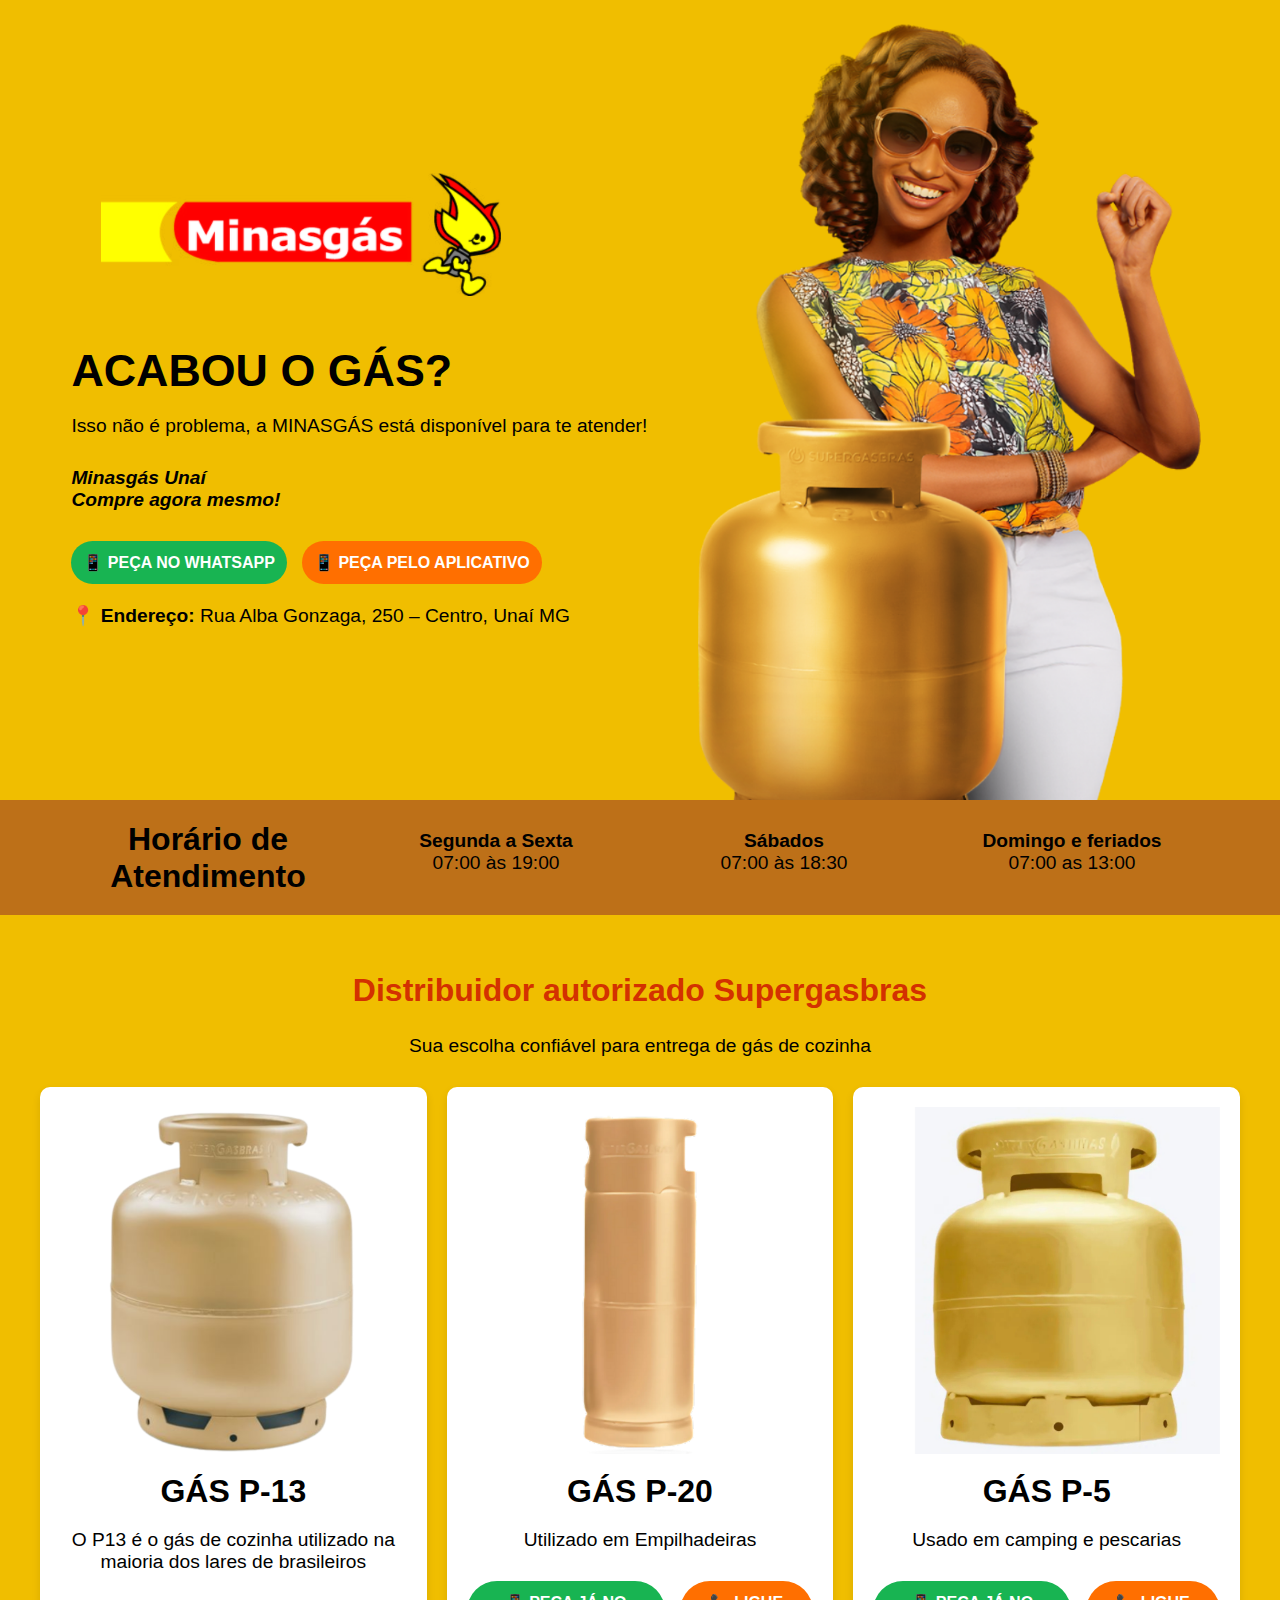
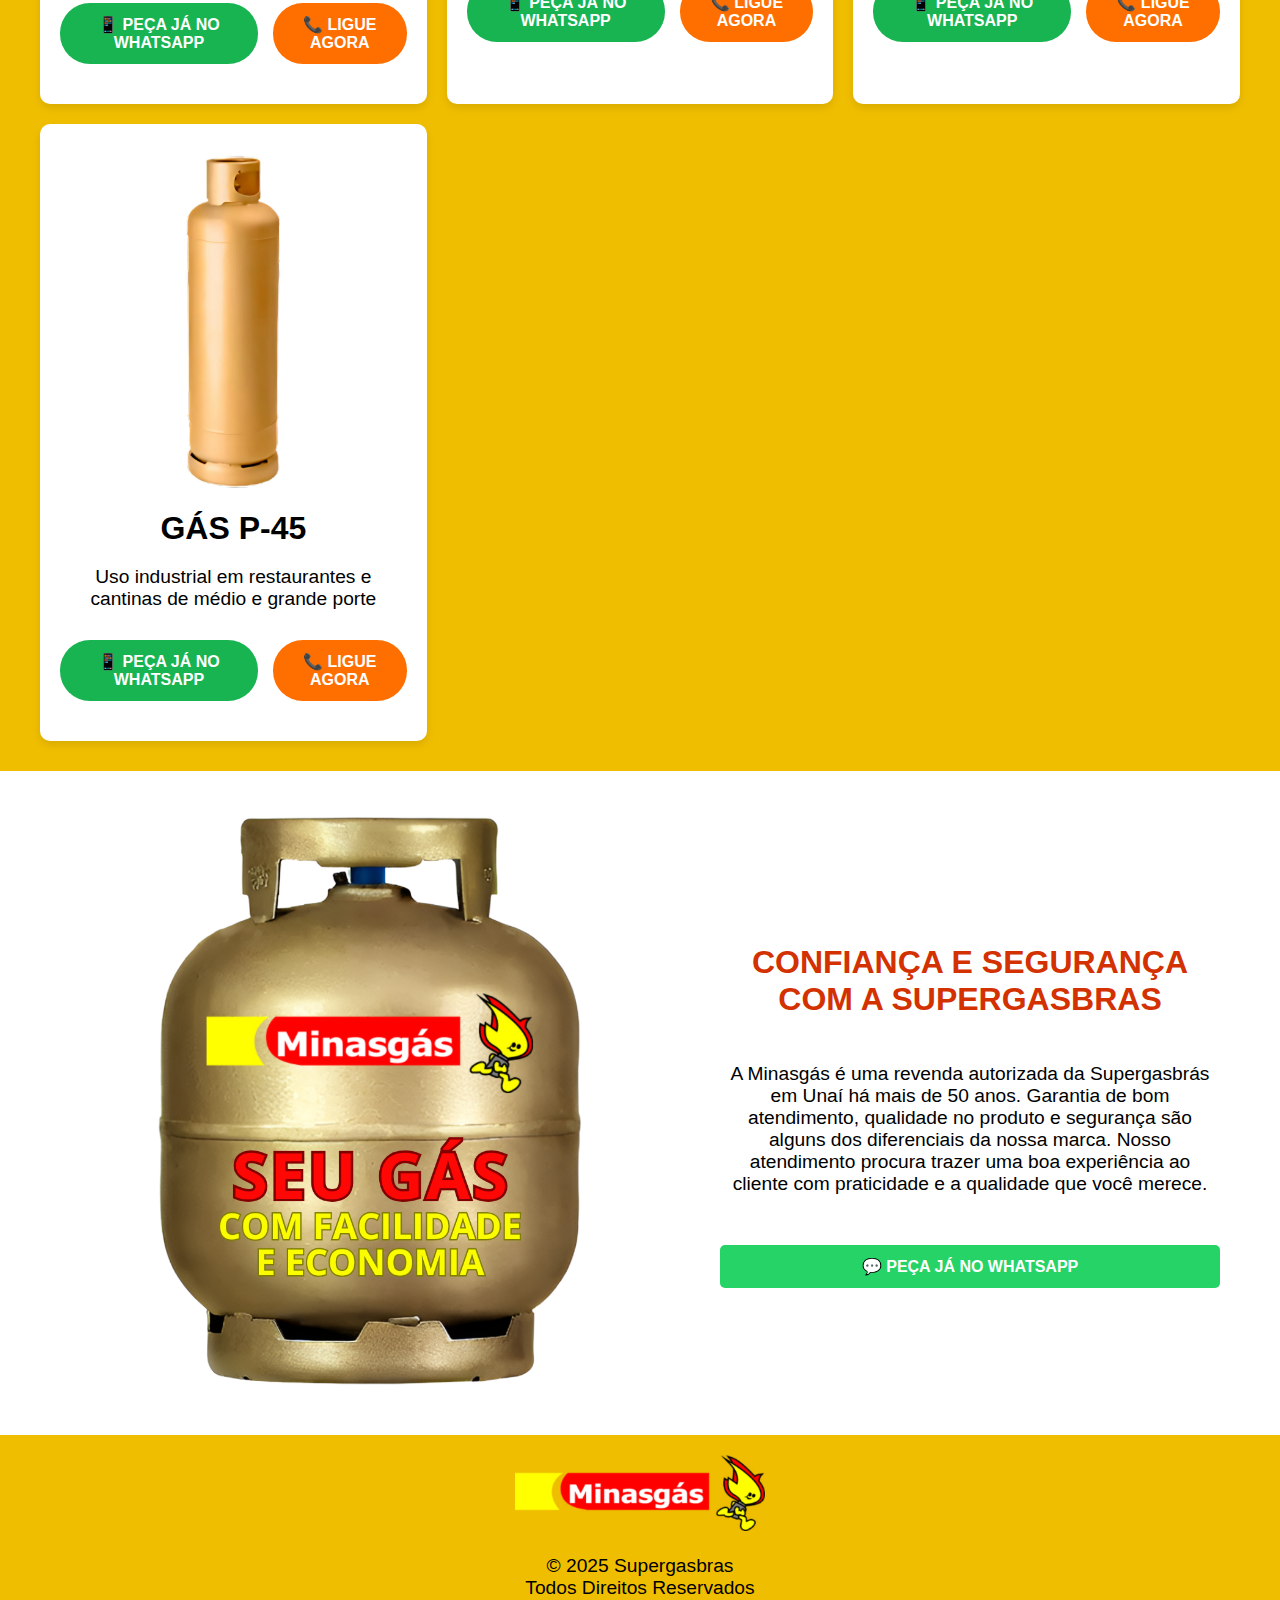
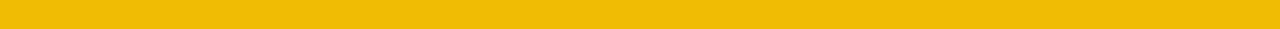
<file: index.html>
<!DOCTYPE html>
<html lang="pt-BR">
<head>
    <meta charset="UTF-8">
    <meta name="viewport" content="width=device-width, initial-scale=1.0">
    <title>Minasgás</title>
    <link rel="stylesheet" href="styles.css">
    <link href="https://fonts.cdnfonts.com/css/open-sauce-one" rel="stylesheet">
</head>
<body>
    <section class="container">
        <div class="content">
            <div class="logo"><img src="logo.png" alt=""></div>
            
            <h3>ACABOU O GÁS?</h3>
            <p>Isso não é problema, a MINASGÁS está disponível para te atender!</p>
            <p class="highlight"><i>Minasgás Unaí</i><br>Compre agora mesmo!</p>
            <div class="buttons">
                <a href="https://wa.me/5538999631382" target="_blank" rel="noopener noreferrer" class="whatsapp">📱 PEÇA NO WHATSAPP</a>
                <a href="https://api.whatsapp.com/send/?phone=5508005912591&text&type=phone_number&app_absent=0" target="_blank" rel="noopener noreferrer" class="call">📱 PEÇA PELO APLICATIVO</a>
            </div>
            <p class="address">📍 <strong>Endereço:</strong> Rua Alba Gonzaga, 250  – Centro, Unaí MG</p>
        </div>
        <div class="image">
            <img src="Mascote.png" alt="Botijão de Gás Liquigás">
        </div>
    </section>

    <section class="submenu">
        <div class="sub-content">
            <div>
                <h3>Horário de Atendimento</h3>
            </div>
            <div>
                <p><strong>Segunda a Sexta</strong></br>07:00 às 19:00
                </p>
            </div>
            <div>
                <p><strong>Sábados</strong></br>07:00 às 18:30</p>
            </div>
            <div>
                <p><strong>Domingo e feriados</strong></br>07:00 as 13:00
                </p>
            </div>
        </div>
    </section>
    <section class="products">
        <h2>Distribuidor autorizado Supergasbras</h2>
        <p>Sua escolha confiável para entrega de gás de cozinha</p>

        <div class="product-grid">
            <div class="product-card">
                <img src="p13.png" alt="GÁS P-13">
                <h3>GÁS P-13</h3>
                <p>O P13 é o gás de cozinha utilizado na maioria dos lares de brasileiros</p>
                <div class="buttons">
                    <a href="https://wa.me/5538999631382" target="_blank" rel="noopener noreferrer" class="whatsapp">📱 PEÇA JÁ NO WHATSAPP</a>
                    <a href="tel:+553836761382" class="call">📞 LIGUE AGORA</a>
                </div>
            </div>

            <div class="product-card">
                <img src="p20.png" alt="GÁS P-20">
                <h3>GÁS P-20</h3>
                <p>Utilizado em Empilhadeiras</p>
                <div class="buttons">
                    <a href="https://wa.me/5538999631382" target="_blank" rel="noopener noreferrer" class="whatsapp">📱 PEÇA JÁ NO WHATSAPP</a>
                    <a href="tel:+553836761382" class="call">📞 LIGUE AGORA</a>
                </div>
            </div>

            <div class="product-card">
                <img src="p5.png" alt="GÁS P-5">
                <h3>GÁS P-5</h3>
                <p>Usado em camping e pescarias</p>
                <div class="buttons">
                    <a href="https://wa.me/5538999631382" target="_blank" rel="noopener noreferrer" class="whatsapp">📱 PEÇA JÁ NO WHATSAPP</a>
                    <a href="tel:+553836761382" class="call">📞 LIGUE AGORA</a>
                </div>
            </div>

            <div class="product-card">
                <img src="p45.png" alt="GÁS P-45">
                <h3>GÁS P-45</h3>
                <p>Uso industrial em restaurantes e cantinas de médio e grande porte</p>
                <div class="buttons">
                    <a href="https://wa.me/5538999631382" target="_blank" rel="noopener noreferrer" class="whatsapp">📱 PEÇA JÁ NO WHATSAPP</a>
                    <a href="tel:+553836761382" class="call">📞 LIGUE AGORA</a>
                </div>
            </div>
        </div>
    </section>
    <section class="revenda">
        <div class="revenda-container">
            <div class="revenda-img">
                <img src="botijao.png" alt="Entregador Liquigás">
            </div>
            <div class="revenda-texto">
                <!-- <span class="revenda-destaque">CONFIANÇA E SEGURANÇA COM A SUPERGASBRAS</span> -->
                <h2>CONFIANÇA E SEGURANÇA COM A SUPERGASBRAS</h2>
                <p>
                    A Minasgás é uma revenda autorizada da Supergasbrás em Unaí há mais de 50 anos. Garantia de bom atendimento, qualidade no produto e segurança são alguns dos diferenciais da nossa marca. Nosso atendimento procura trazer uma boa experiência ao cliente com praticidade e a qualidade que você merece.
                </p>
                <a href="https://wa.me/5538999631382" target="_blank" rel="noopener noreferrer" class="whatsapp-btn">💬 PEÇA JÁ NO WHATSAPP</a>
            </div>
        </div>
    </section>
    <footer class="footer">
        <div class="footer-img">
            <img src="logo.png" alt="">
        </div>
        <p>© 2025 Supergasbras</br>Todos Direitos Reservados</br></p>
        
        
    </footer>
</body>
</html>
</file>
<file: styles.css>
body {
    margin: 0;
    font-family: 'Open Sauce One', sans-serif;
    font-family: 'Open Sauce Two', sans-serif;
    font-family: 'Open Sauce Sans', sans-serif;
    background-color: #f0be00;
    color: rgb(0, 0, 0);
}

.container {
    display: flex;
    justify-content: space-around;
    align-items: center;
    padding-left: 50px;
    padding-right: 50px;
    /* height: 75vh; */
}
.logo img{
    max-width:400px;
    padding: 30px;
    
}

.content h3{
    font-size:2.8rem;
}

h1 {
    font-weight: 900;
    font-size: 3rem;
    
}

p {
    font-size: 1.2rem;
    margin-bottom: 15px;
}

.highlight {
    font-weight: bold;
    font-style: italic;
}

.buttons {
    display: flex;
    
    
    gap: 15px;
    margin: 20px 0;
}





.call {
    background-color: #FF6F00;
    color: white;
}

.address {
    font-size: 1.2rem;
}
.image  {
    max-height: 800px;
}
.image img {
    max-height: 800px;
}

.submenu {
   
    background-color: #bd7018;
    padding: 20px;
    text-align: center;
}
.submenu p {
    font-weight: 400;
    font-size: 1.2rem;
    margin-bottom: 30px;
}
.sub-content {
    display: flex;
    flex-wrap: wrap;
    justify-content: space-evenly;
    font-size: 1rem;
    align-content: center;
    align-items: center;
}
.sub-content div{
    display: flex;
    flex-direction: column;
    justify-content: center;
    width: 200px;
    height: 75px;
    
}
.products {
    text-align: center;
    padding: 30px;
    
}

h2 {
    font-weight: 900;
    font-size: 2rem;
    color:  #d33100 ;
}

p {
    font-weight: 500;
    font-size: 1.2rem;
    margin-bottom: 30px;
}

.product-grid {
    display: grid;
    grid-template-columns: repeat(auto-fit, minmax(300px, 1fr));
    gap: 20px;
    max-width: 1200px;
    margin: 0 auto;
}
.product-grid h3, .product-grid p {
    color: black;
}
.product-card {
    background-color: white;
    border-radius: 10px;
    padding: 20px;
    box-shadow: 0 4px 8px rgba(0, 0, 0, 0.1);
    text-align: center;
    
}

.product-card img {
    max-width: 100%;
    height: auto;
}

h3 {
    font-weight: 900;
    font-size: 2rem;
    margin: 15px 0;
}



.whatsapp, .call {
    text-decoration: none;
    padding: 12px;
    border-radius: 30px;
    font-weight: bold;
    display: inline-block;
    text-align: center;
}

.whatsapp {
    background-color: #18b452;
    color: white;
}


.revenda {
    display: flex;
    justify-content: center;
    align-items: center;
    
    background-color: #ffffff;
}

.revenda-container {
    display: flex;
    max-width: 1200px;
    align-items: center;
    
}

.revenda-img img {
    max-width: 100%;
    height: auto;
}

.revenda-texto {
    display: flex;
    max-width: 500px;
    flex-direction: column;
    text-align: center;
    padding: 20px;
}
.revenda-texto p{
    color: black;
    
}

.revenda-destaque {
    color: #F58634;
    font-weight: bold;
    text-transform: uppercase;
    font-size: 0.9rem;
}



.whatsapp-btn {
    display: inline-block;
    margin-top: 20px;
    padding: 12px 20px;
    background-color: #25D366;
    color: white;
    text-decoration: none;
    font-weight: bold;
    border-radius: 5px;
}
.footer{
    max-height: 200px;
    display: flex;
    flex-direction: column;
    align-items: center;
}
.footer-img img{
    padding-top: 20px;
    max-width: 250px;
}
.footer p{
    text-align: center;
}
@media screen and (max-width: 750px) {
    .image{
        display: flex;
        justify-content: center;
    }
    .image img {
        max-width: 45%;
        
    }
    .buttons{
        justify-content: center;
    }
    .container{
        flex-direction: column;
        
    }
    .content{
        text-align: center;
        /* max-width: 100%; */
        
    }
    h1 {
        font-weight: 900;
        font-size: 2.8rem;
        font-weight: bold;
    }
    
    p {
        font-size: 1.3rem;
        margin-bottom: 15px;
    }
    .buttons{
        flex-direction: column;
    }
    .revenda-container {
        flex-direction: column;
    }
    .logo img{
        max-width: 85%;
        padding-bottom: 30px;
        padding-top: 30px;
    }
}

@media screen and (max-width: 450px) {
    .product-grid {
        display: flex;
        gap: 20px;
        max-width: 1200px;
        margin: 0 auto;
        flex-direction: column;
        align-items: center;
    }
    .revenda-img{
        max-width: 80%;
    }
   
}
</file>
